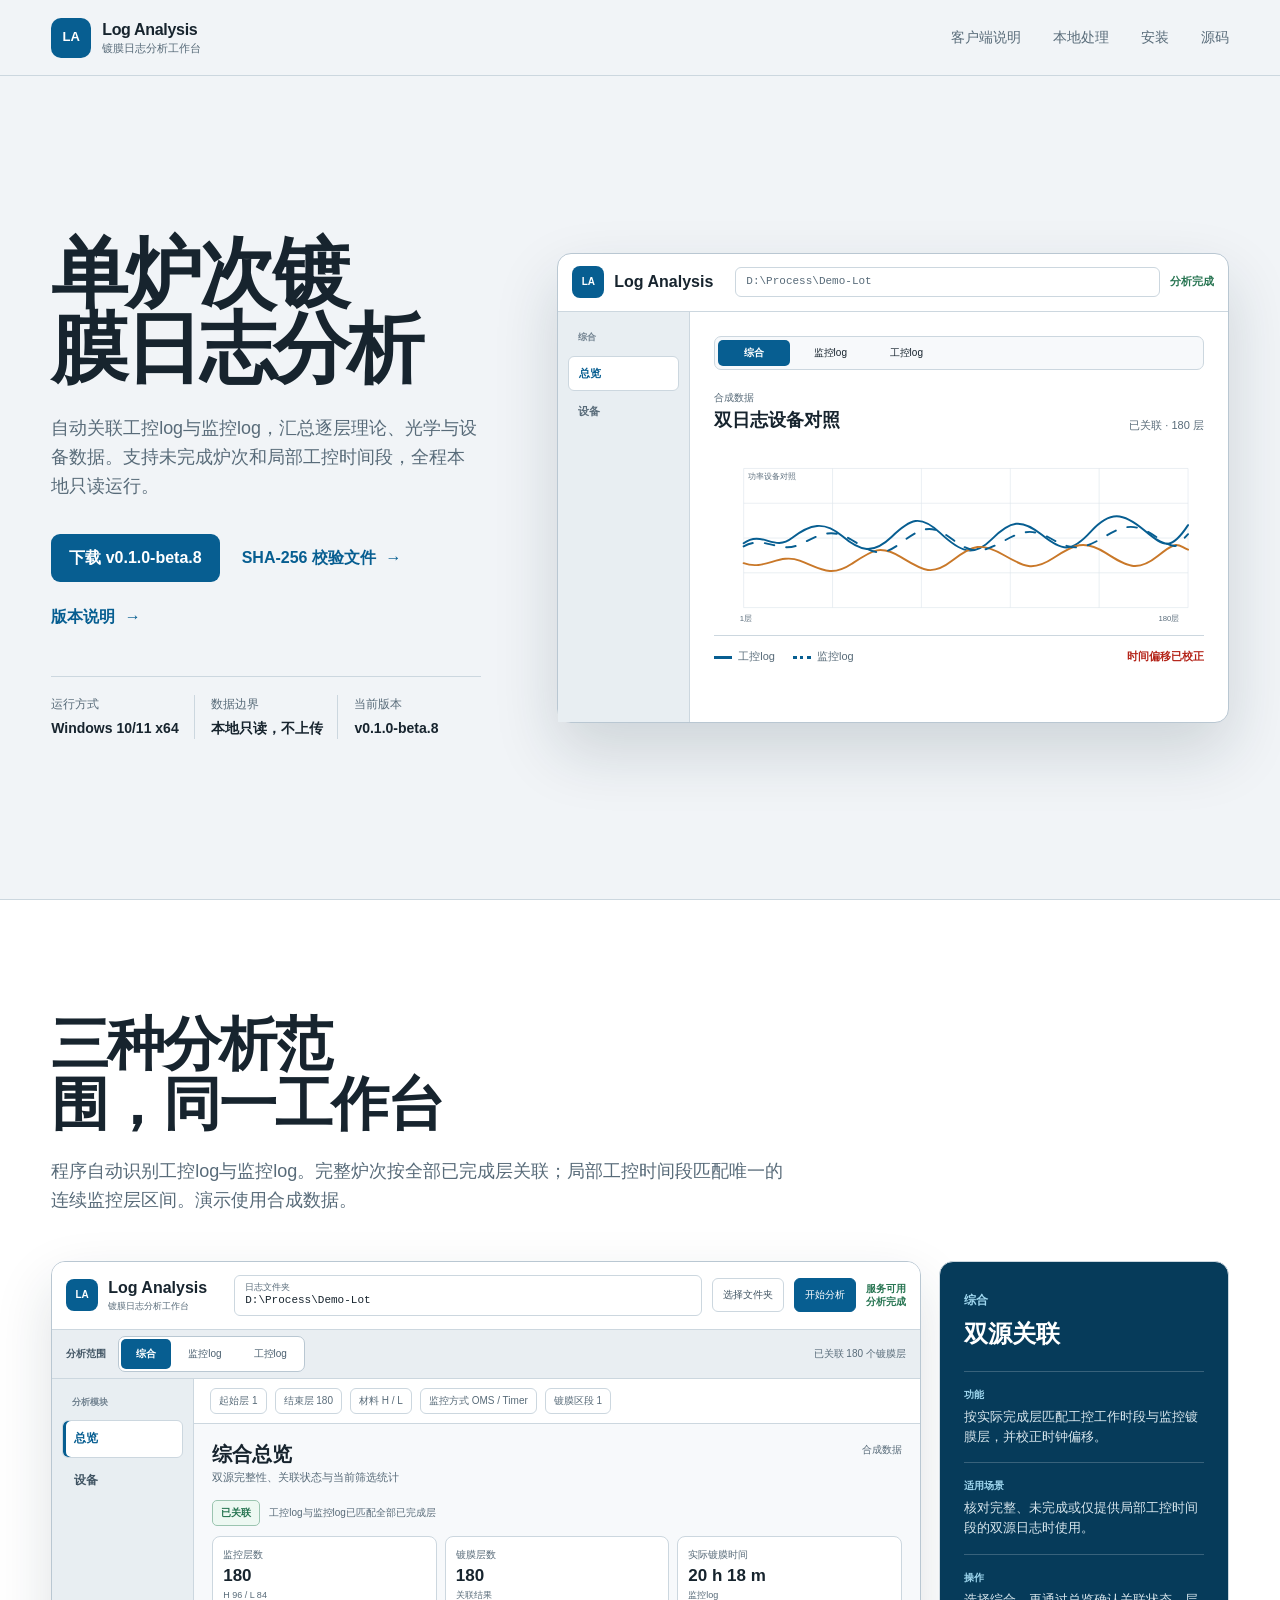
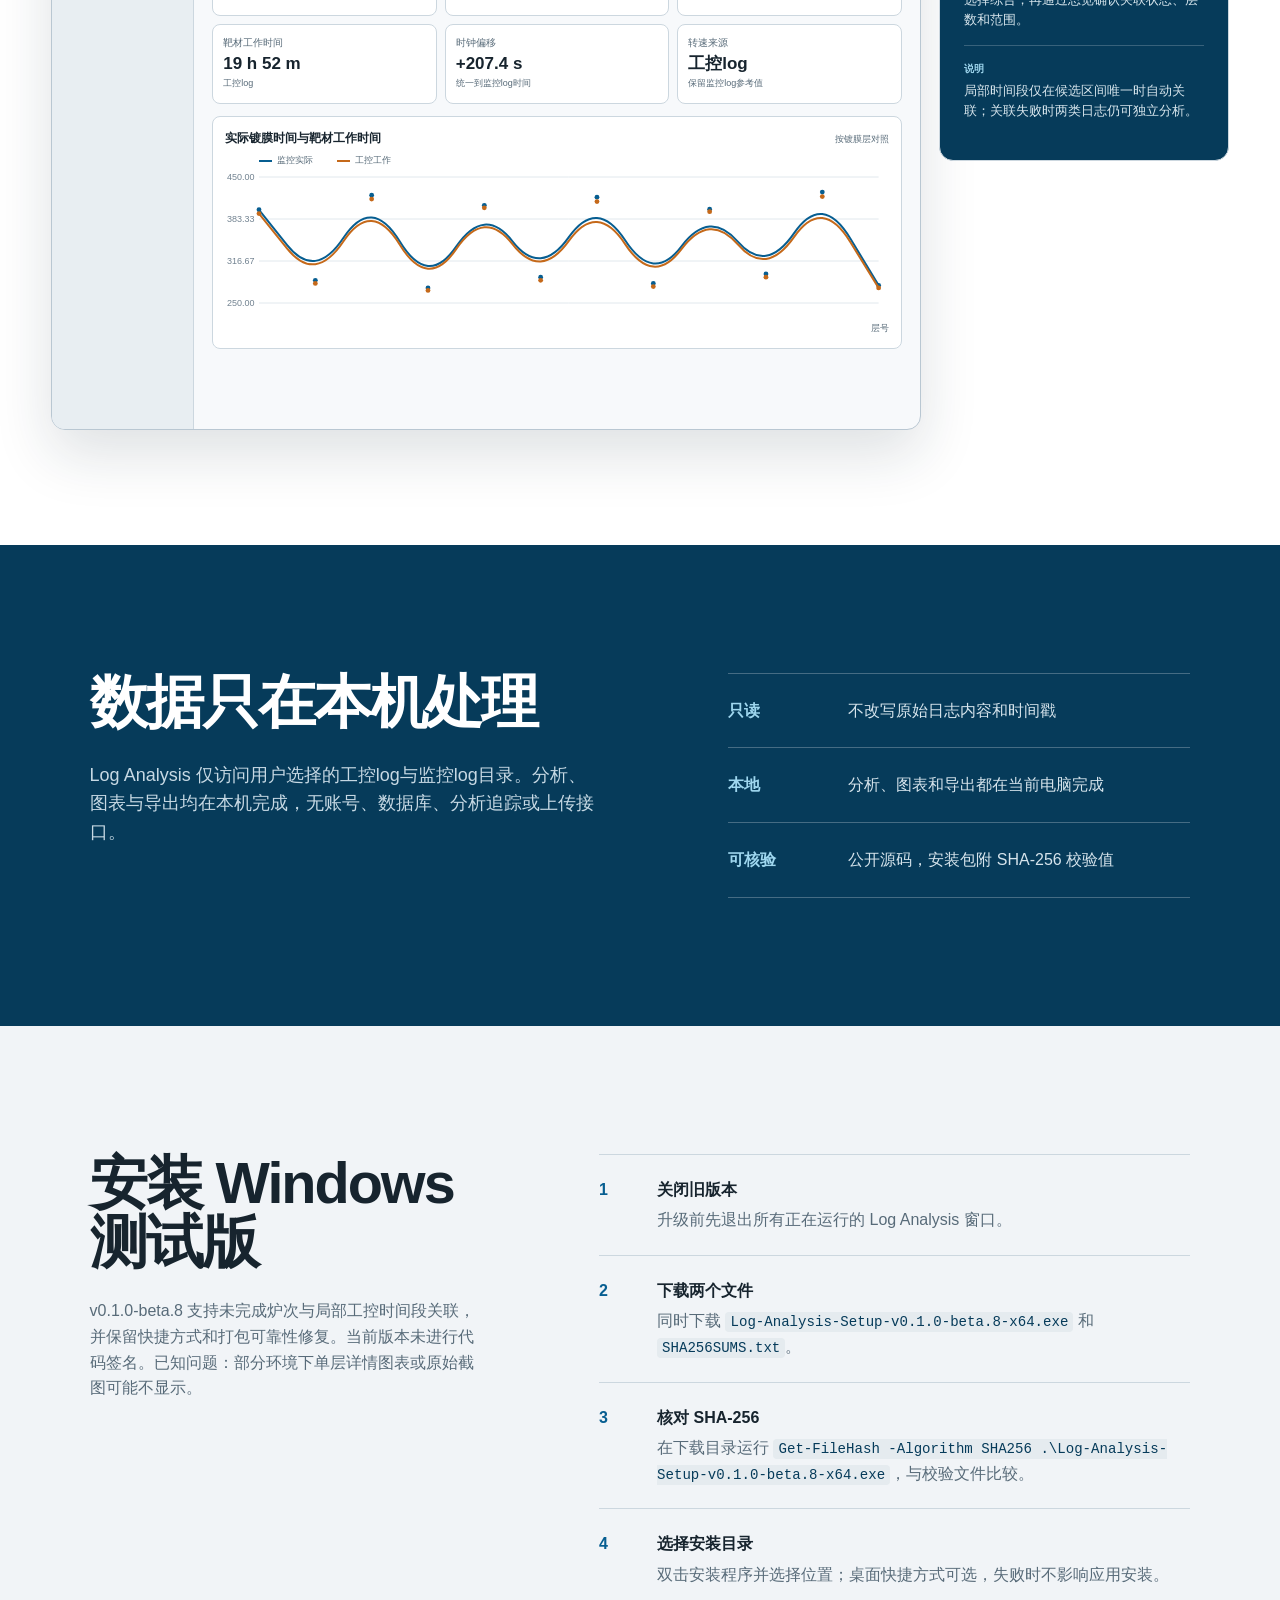
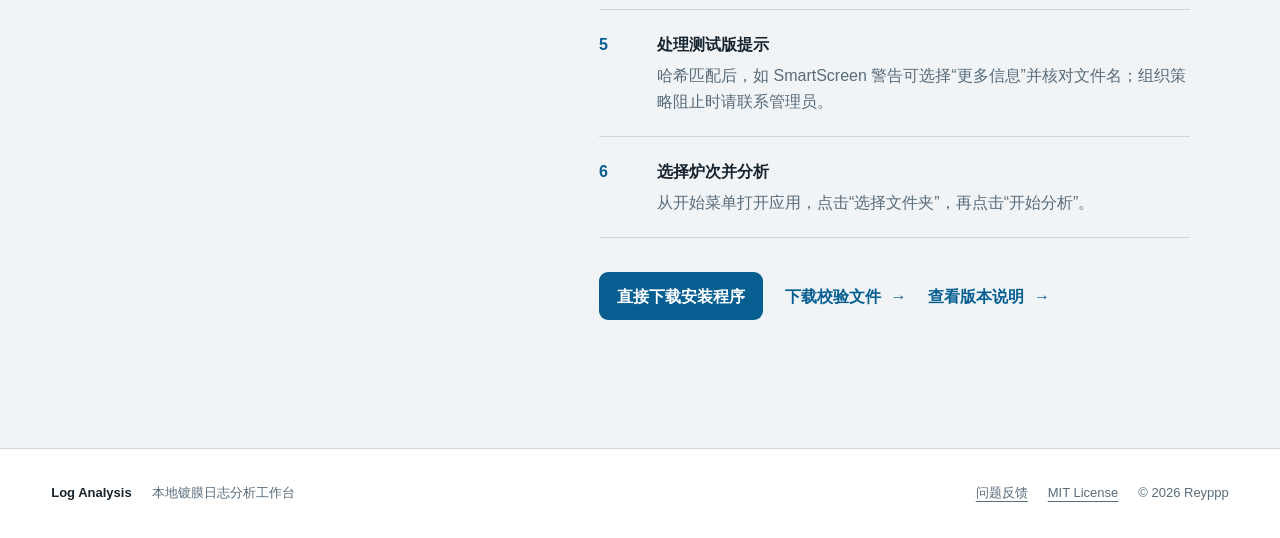
<file: site/index.html>
<!doctype html>
<html lang="zh-CN">
<head>
  <meta charset="utf-8">
  <meta name="viewport" content="width=device-width, initial-scale=1">
  <meta name="description" content="Log Analysis 在 Windows 本地只读识别工控log与监控log，提供双源关联、逐层光学与设备分析。">
  <meta name="theme-color" content="#f1f4f7">
  <title>Log Analysis · 本地镀膜日志分析</title>
  <link rel="icon" href="assets/icon.svg" type="image/svg+xml">
  <link rel="stylesheet" href="styles.css">
</head>
<body>
  <!--
  THESIS: Log Analysis turns a furnace folder into a traceable layer map; it refuses the generic software hero made from claim cards.
  OWN-WORLD: restrained blue-gray instrument surfaces, dense measurement lines, square controls, and one signal-blue accent inherited from the desktop workbench.
  STORY: an engineer sees the local-only mechanism, understands the three analysis scopes, examines the monitor-log modules, and downloads from GitHub.
  FIRST VIEWPORT: a plainspoken offer and download action share the viewport with a full workbench demonstration using clearly labeled synthetic data.
  FORM: established-world extension, pinned plan; a process-control report translated into a public download surface.
  FINISH: unreviewed and undocumented is unfinished; this build ends with the finish review, the verdict, DESIGN.md, and every shipping raster carrying its provenance.
  -->
  <a class="skip-link" href="#main">跳到主要内容</a>
  <header class="site-header">
    <a class="site-brand" href="#top" aria-label="Log Analysis 首页">
      <span class="brand-mark" aria-hidden="true">LA</span>
      <span><strong>Log Analysis</strong><small>镀膜日志分析工作台</small></span>
    </a>
    <nav aria-label="主要导航">
      <a href="#capabilities">客户端说明</a>
      <a href="#privacy">本地处理</a>
      <a href="#install">安装</a>
      <a href="https://github.com/Reyppp/log-analysis">源码</a>
    </nav>
  </header>

  <main id="main">
    <section class="hero" id="top">
      <div class="hero-copy">
        <h1>单炉次镀膜日志分析</h1>
        <p>自动关联工控log与监控log，汇总逐层理论、光学与设备数据。支持未完成炉次和局部工控时间段，全程本地只读运行。</p>
        <div class="hero-actions">
          <a class="primary-action" href="https://github.com/Reyppp/log-analysis/releases/download/v0.1.0-beta.8/Log-Analysis-Setup-v0.1.0-beta.8-x64.exe">下载 v0.1.0-beta.8</a>
          <a class="text-action" href="https://github.com/Reyppp/log-analysis/releases/download/v0.1.0-beta.8/SHA256SUMS.txt">SHA-256 校验文件 <span aria-hidden="true">→</span></a>
          <a class="text-action" href="https://github.com/Reyppp/log-analysis/releases/tag/v0.1.0-beta.8">版本说明 <span aria-hidden="true">→</span></a>
        </div>
        <dl class="hero-facts">
          <div><dt>运行方式</dt><dd>Windows 10/11 x64</dd></div>
          <div><dt>数据边界</dt><dd>本地只读，不上传</dd></div>
          <div><dt>当前版本</dt><dd>v0.1.0-beta.8</dd></div>
        </dl>
      </div>

      <figure class="workbench-demo" aria-labelledby="demo-caption">
        <figcaption id="demo-caption">工作台示意 · 合成数据</figcaption>
        <div class="demo-bar"><span class="demo-logo">LA</span><strong>Log Analysis</strong><span class="demo-path">D:\Process\Demo-Lot</span><span class="demo-status">分析完成</span></div>
        <div class="demo-body">
          <div class="demo-nav"><small>综合</small><b>总览</b><span>设备</span></div>
          <div class="demo-main">
            <div class="demo-sources"><b>综合</b><span>监控log</span><span>工控log</span></div>
            <div class="demo-heading"><div><small>合成数据</small><strong>双日志设备对照</strong></div><span>已关联 · 180 层</span></div>
            <svg class="demo-chart" viewBox="0 0 760 285" role="img" aria-label="合成的逐层光学偏移曲线">
              <g class="grid-lines" stroke="#dfe7ed" stroke-width="1">
                <path d="M46 38H736M46 92H736M46 146H736M46 200H736M46 254H736"/>
                <path d="M46 38V254M184 38V254M322 38V254M460 38V254M598 38V254M736 38V254"/>
              </g>
              <path class="signal-line signal-h" pathLength="1" d="M46 154C75 133 93 168 121 146S171 119 199 143 247 172 276 144 320 109 351 138 402 177 431 148 477 115 509 141 555 169 585 136 635 106 668 134 711 164 736 126"/>
              <path class="signal-line signal-l" pathLength="1" d="M46 185C79 197 101 169 133 181S181 208 214 186 258 156 291 176 338 206 370 181 416 153 449 172 495 198 527 177 575 148 608 169 657 200 689 174 719 157 736 164"/>
              <path class="signal-line signal-monitor" pathLength="1" d="M46 159C79 141 101 171 133 156S181 129 214 149 258 178 291 153 338 124 370 148 416 169 449 151 495 131 527 149 575 163 608 143 657 124 689 146 719 157 736 140"/>
              <g fill="#5b6d7c" font-size="12"><text x="40" y="275">1层</text><text x="690" y="275">180层</text><text x="53" y="55">功率设备对照</text></g>
            </svg>
            <div class="demo-readout"><span><i class="key-h"></i>工控log</span><span><i class="key-monitor"></i>监控log</span><b>时间偏移已校正</b></div>
          </div>
        </div>
      </figure>
    </section>

    <section class="client-guide" id="capabilities">
      <span class="section-anchor" id="modes" aria-hidden="true"></span>
      <div class="guide-intro">
        <h2>三种分析范围，同一工作台</h2>
        <p>程序自动识别工控log与监控log。完整炉次按全部已完成层关联；局部工控时间段匹配唯一的连续监控层区间。演示使用合成数据。</p>
      </div>

      <div class="guide-layout">
        <section class="guide-client" aria-label="Log Analysis 合成数据客户端演示">
          <div class="guide-windowbar">
            <span class="demo-logo" aria-hidden="true">LA</span>
            <span class="guide-brand"><strong>Log Analysis</strong><small>镀膜日志分析工作台</small></span>
            <span class="guide-path"><small>日志文件夹</small>D:\Process\Demo-Lot</span>
            <button class="guide-toolbar-button" type="button">选择文件夹</button>
            <button class="guide-toolbar-button primary" type="button">开始分析</button>
            <span class="guide-ready">服务可用<br>分析完成</span>
          </div>
          <div class="guide-sourcebar">
            <strong>分析范围</strong>
            <div class="guide-source-options" role="tablist" aria-label="分析范围">
              <button class="active" id="scope-tab-combined" type="button" role="tab" aria-selected="true" aria-controls="guide-workspace" data-site-scope="combined">综合</button>
              <button id="scope-tab-monitor" type="button" role="tab" aria-selected="false" aria-controls="guide-workspace" data-site-scope="monitor">监控log</button>
              <button id="scope-tab-machine" type="button" role="tab" aria-selected="false" aria-controls="guide-workspace" data-site-scope="machine">工控log</button>
            </div>
            <span id="guideSourceNote">已关联 180 个镀膜层</span>
          </div>
          <div class="guide-app" id="guide-workspace">
            <nav class="guide-module-nav" role="tablist" aria-label="分析模块" aria-orientation="vertical">
              <span class="guide-nav-label">分析模块</span>
              <button class="active" id="guide-tab-overview" type="button" role="tab" aria-selected="true" aria-controls="guide-panel-overview" data-guide-module="overview" data-guide-scopes="combined monitor machine">总览</button>
              <button id="guide-tab-theory" type="button" role="tab" aria-selected="false" aria-controls="guide-panel-theory" data-guide-module="theory" data-guide-scopes="monitor" hidden>理论趋势</button>
              <button id="guide-tab-optical" type="button" role="tab" aria-selected="false" aria-controls="guide-panel-optical" data-guide-module="optical" data-guide-scopes="monitor" hidden>光学</button>
              <button id="guide-tab-device" type="button" role="tab" aria-selected="false" aria-controls="guide-panel-device" data-guide-module="device" data-guide-scopes="combined monitor machine">设备</button>
              <button id="guide-tab-anomaly" type="button" role="tab" aria-selected="false" aria-controls="guide-panel-anomaly" data-guide-module="anomaly" data-guide-scopes="monitor" hidden>异常复核</button>
            </nav>

            <div class="guide-screen-wrap">
              <div class="guide-filterbar" id="guideFilterbar" aria-label="演示筛选条件"><span>起始层 1</span><span>结束层 180</span><span>材料 H / L</span><span>监控方式 OMS / Timer</span><span>镀膜区段 1</span></div>

              <section class="guide-screen active" id="guide-panel-overview" role="tabpanel" aria-labelledby="guide-tab-overview" data-guide-panel="overview">
                <div data-guide-scope-panel="combined">
                  <div class="guide-page-title"><div><h3>综合总览</h3><p>双源完整性、关联状态与当前筛选统计</p></div><span>合成数据</span></div>
                  <div class="guide-status-line"><b>已关联</b><span>工控log与监控log已匹配全部已完成层</span></div>
                  <div class="guide-kpis">
                    <button type="button" data-guide-hotspot="combined-alignment"><span>监控层数</span><strong>180</strong><small>H 96 / L 84</small></button>
                    <div><span>镀膜层数</span><strong>180</strong><small>关联结果</small></div>
                    <div><span>实际镀膜时间</span><strong>20 h 18 m</strong><small>监控log</small></div>
                    <div><span>靶材工作时间</span><strong>19 h 52 m</strong><small>工控log</small></div>
                    <div><span>时钟偏移</span><strong>+207.4 s</strong><small>统一到监控log时间</small></div>
                    <button type="button" data-guide-hotspot="combined-motor"><span>转速来源</span><strong>工控log</strong><small>保留监控log参考值</small></button>
                  </div>
                  <figure class="guide-chart"><figcaption><strong>实际镀膜时间与靶材工作时间</strong><span>按镀膜层对照</span></figcaption><canvas id="guideCombinedOverviewCanvas" aria-label="合成双源时间对照曲线"></canvas><small>层号</small></figure>
                </div>
                <div data-guide-scope-panel="monitor" hidden>
                  <div class="guide-page-title"><div><h3>监控log总览</h3><p>完成状态、累计时间与优先复核入口</p></div><span>合成数据</span></div>
                  <div class="guide-kpis">
                    <div><span>炉号</span><strong>DEMO-180</strong></div>
                    <div><span>层数</span><strong>180</strong><small>H 96 / L 84</small></div>
                    <div><span>完成状态</span><strong>已完成</strong></div>
                    <div><span>累计镀膜</span><strong>20 h 18 m</strong><small>理论 19 h 52 m</small></div>
                    <button type="button" data-guide-hotspot="overview-review"><span>重点复核层</span><strong>2</strong><small>选择查看说明</small></button>
                    <button type="button" data-guide-hotspot="overview-quality"><span>数据质量</span><strong>0 错误</strong><small>3 项提示</small></button>
                  </div>
                  <figure class="guide-chart"><figcaption><strong>理论终点偏移概览</strong><span>Meas - 理论 End T（%）</span></figcaption><canvas id="guideOverviewCanvas" aria-label="合成理论终点偏移曲线"></canvas><small>层号</small></figure>
                </div>
                <div data-guide-scope-panel="machine" hidden>
                  <div class="guide-page-title"><div><h3>工控log总览</h3><p>连续日期、工作时间与整炉数据质量</p></div><span>合成数据</span></div>
                  <div class="guide-kpis">
                    <div><span>日期文件</span><strong>2</strong><small>连续日期</small></div>
                    <div><span>当前工作段</span><strong>180</strong><small>H 96 / L 84</small></div>
                    <button type="button" data-guide-hotspot="machine-samples"><span>实际采样点</span><strong>54,286</strong><small>按时间连续记录</small></button>
                    <div><span>当前时间范围</span><strong>20 h 26 m</strong><small>首个至末个工作段</small></div>
                    <div><span>靶材工作时间</span><strong>19 h 52 m</strong><small>H/L 有效工作数据</small></div>
                    <button type="button" data-guide-hotspot="machine-quality"><span>数据质量</span><strong>0 错误</strong><small>整炉时间检查</small></button>
                  </div>
                  <figure class="guide-chart"><figcaption><strong>H/L 功率时间趋势</strong><span>实际采样点</span></figcaption><canvas id="guideMachineOverviewCanvas" aria-label="合成工控log功率实际采样点"></canvas><small>时间</small></figure>
                </div>
              </section>

              <section class="guide-screen" id="guide-panel-theory" role="tabpanel" aria-labelledby="guide-tab-theory" data-guide-panel="theory" hidden>
                <div class="guide-page-title"><div><h3>理论趋势</h3><p>逐层对比理论设定与实际结果</p></div><span>合成数据</span></div>
                <button class="material-band" type="button" data-guide-hotspot="theory-band"><span>材料与监控方式</span><i class="band-h">H / OMS</i><i class="band-l">L / Timer</i><i class="band-h">H / OMS</i><i class="band-l">L / OMS</i></button>
                <div class="guide-chart-grid">
                  <figure class="guide-chart"><figcaption><strong>物理厚度</strong><span>nm</span></figcaption><canvas id="guideThicknessCanvas" aria-label="合成物理厚度趋势"></canvas><small>层号</small></figure>
                  <figure class="guide-chart hotspot" role="button" tabindex="0" data-guide-hotspot="theory-rate"><figcaption><strong>理论与实际速率</strong><span>nm/s</span></figcaption><canvas id="guideRateCanvas" aria-label="合成理论与实际速率趋势"></canvas><small>层号</small></figure>
                </div>
                <div class="guide-time-summary"><span>理论时间 <strong>71,520 s</strong></span><span>实际时间 <strong>73,080 s</strong></span><span>偏差 <strong>+1,560 s</strong></span></div>
              </section>

              <section class="guide-screen" id="guide-panel-optical" role="tabpanel" aria-labelledby="guide-tab-optical" data-guide-panel="optical" hidden>
                <div class="guide-page-title"><div><h3>光学分析</h3><p>终点偏差、拟合残差与单层曲线</p></div><span>合成数据</span></div>
                <figure class="guide-chart hotspot optical-endpoint" role="button" tabindex="0" data-guide-hotspot="optical-endpoint"><figcaption><strong>终点透过率趋势</strong><span>Meas / 动态 Calc / 理论 End T</span></figcaption><canvas id="guideOpticalCanvas" aria-label="合成终点透过率趋势"></canvas><small>层号</small></figure>
                <section class="guide-layer-detail hotspot" role="button" tabindex="0" data-guide-hotspot="optical-detail">
                  <header><div><strong>单层详情</strong><span id="guideLayerLabel">96层</span></div><div><button id="guideLayerPrev" type="button">前一层</button><button id="guideLayerNext" type="button">后一层</button></div></header>
                  <div class="guide-detail-grid"><figure class="guide-chart"><figcaption><strong>实测与动态计算</strong><span>透过率（%）</span></figcaption><canvas id="guideLayerCanvas" aria-label="合成单层实测与动态计算曲线"></canvas><small>采样时间（s）</small></figure><div class="guide-image-placeholder"><span>原始截图</span><strong id="guideImageLayer">Layer 96</strong><small>合成图像占位</small></div></div>
                </section>
              </section>

              <section class="guide-screen" id="guide-panel-device" role="tabpanel" aria-labelledby="guide-tab-device" data-guide-panel="device" hidden>
                <div data-guide-scope-panel="combined">
                  <div class="guide-page-title"><div><h3>综合设备</h3><p>按镀膜层或时间对照双源设备数据</p></div><span>合成数据</span></div>
                  <div class="guide-axis-toggle"><strong>横坐标</strong><button class="active" type="button">层数</button><button type="button">时间</button></div>
                  <div class="guide-device-workbench">
                    <aside class="guide-metric-rail" aria-label="综合设备指标"><strong>电气</strong><button class="active" type="button">功率</button><button type="button">电流</button><button type="button">电压</button><strong>环境</strong><button type="button">腔体真空</button><strong>转速</strong><button type="button">转速</button></aside>
                    <figure class="guide-chart device-chart hotspot" role="button" tabindex="0" data-guide-hotspot="combined-device"><figcaption><strong>功率双源逐层对照</strong><span>工控log / 监控log</span></figcaption><canvas id="guideCombinedDeviceCanvas" aria-label="合成功率双源逐层对照"></canvas><small>层号</small></figure>
                  </div>
                  <div class="guide-stats"><strong>H/L 分组对照</strong><table><thead><tr><th>材料</th><th>监控log均值</th><th>工控log均值</th><th>差值</th></tr></thead><tbody><tr><td>H</td><td>6.18</td><td>6.14</td><td>-0.04</td></tr><tr><td>L</td><td>4.27</td><td>4.22</td><td>-0.05</td></tr></tbody></table></div>
                </div>
                <div data-guide-scope-panel="monitor" hidden>
                  <div class="guide-page-title"><div><h3>监控log设备</h3><p>按材料比较逐层均值与波动</p></div><span>合成数据</span></div>
                  <div class="guide-device-workbench">
                    <aside class="guide-metric-rail" aria-label="监控log设备指标"><strong>电气</strong><button class="active" type="button" aria-pressed="true" data-device-metric="power">功率</button><button type="button" aria-pressed="false" data-device-metric="temperature">温度</button><button type="button" aria-pressed="false" data-device-metric="vacuum">真空</button><strong>转速</strong><button type="button">转速参考值</button></aside>
                    <figure class="guide-chart hotspot device-chart" role="button" tabindex="0" data-guide-hotspot="device-metric"><figcaption><strong id="guideDeviceTitle">功率均值逐层趋势</strong><span id="guideDeviceUnit">日志原始值</span></figcaption><canvas id="guideDeviceCanvas" aria-label="合成监控log设备趋势"></canvas><small>层号</small></figure>
                  </div>
                  <div class="guide-stats hotspot" role="button" tabindex="0" data-guide-hotspot="device-groups"><strong>H/L 分组统计</strong><table><thead><tr><th>材料</th><th>样本数</th><th>均值</th><th>范围</th></tr></thead><tbody id="guideDeviceStats"></tbody></table></div>
                </div>
                <div data-guide-scope-panel="machine" hidden>
                  <div class="guide-page-title"><div><h3>工控log设备</h3><p>查看连续设备记录中的实际采样点</p></div><span>合成数据</span></div>
                  <div class="guide-device-workbench">
                    <aside class="guide-metric-rail" aria-label="工控log设备指标"><strong>电气</strong><button class="active" type="button">功率</button><button type="button">电流</button><button type="button">电压</button><strong>气体</strong><button type="button">O₂</button><button type="button">Ar</button></aside>
                    <figure class="guide-chart device-chart hotspot" role="button" tabindex="0" data-guide-hotspot="machine-device"><figcaption><strong>功率值时间趋势</strong><span>实际采样点</span></figcaption><canvas id="guideMachineDeviceCanvas" aria-label="合成工控log功率实际采样点"></canvas><small>时间</small></figure>
                  </div>
                </div>
              </section>

              <section class="guide-screen" id="guide-panel-anomaly" role="tabpanel" aria-labelledby="guide-tab-anomaly" data-guide-panel="anomaly" hidden>
                <div class="guide-page-title"><div><h3>异常复核</h3><p>统计偏离用于确定复核顺序</p></div><span>合成数据</span></div>
                <div class="guide-metric-select" aria-label="复核指标"><strong>复核指标</strong><button class="active" type="button" aria-pressed="true" data-anomaly-metric="residual">终点拟合残差</button><button type="button" aria-pressed="false" data-anomaly-metric="rate">实际速率偏差</button></div>
                <div class="guide-chart-grid">
                  <figure class="guide-chart hotspot" role="button" tabindex="0" data-guide-hotspot="anomaly-metric"><figcaption><strong id="guideAnomalyTitle">终点拟合残差</strong><span>复核提示以红圈标记</span></figcaption><canvas id="guideAnomalyCanvas" aria-label="合成复核指标趋势"></canvas><small>层号</small></figure>
                  <div class="guide-stats hotspot anomaly-ranking" role="button" tabindex="0" data-guide-hotspot="anomaly-ranking"><strong>异常排名</strong><table><thead><tr><th>层号</th><th>指标</th><th>等级</th></tr></thead><tbody><tr><td>47</td><td>终点拟合残差</td><td>重点复核</td></tr><tr><td>132</td><td>实际速率偏差</td><td>关注</td></tr></tbody></table></div>
                </div>
                <div class="guide-review-list"><span>47层 <strong>重点复核</strong></span><span>132层 <strong>关注</strong></span></div>
              </section>
            </div>
          </div>
        </section>

        <aside class="guide-explanation" id="guideExplanation" tabindex="-1" aria-live="polite">
          <span id="guideDetailModule">综合</span>
          <h3 id="guideDetailTitle">双源关联</h3>
          <dl>
            <div><dt>功能</dt><dd id="guideDetailFunction">自动匹配工控工作时段与监控镀膜层，并校正时钟偏移。</dd></div>
            <div><dt>适用场景</dt><dd id="guideDetailWhen">需要在同一时间或层号范围内核对两类日志时使用。</dd></div>
            <div><dt>操作</dt><dd id="guideDetailHow">选择综合，再通过总览确认关联状态并进入设备模块。</dd></div>
            <div><dt>说明</dt><dd id="guideDetailNote">关联失败时不会强制合并，两类日志仍可独立分析。</dd></div>
          </dl>
        </aside>
      </div>
    </section>

    <section class="privacy" id="privacy">
      <div><h2>数据只在本机处理</h2><p>Log Analysis 仅访问用户选择的工控log与监控log目录。分析、图表与导出均在本机完成，无账号、数据库、分析追踪或上传接口。</p></div>
      <ul>
        <li><strong>只读</strong><span>不改写原始日志内容和时间戳</span></li>
        <li><strong>本地</strong><span>分析、图表和导出都在当前电脑完成</span></li>
        <li><strong>可核验</strong><span>公开源码，安装包附 SHA-256 校验值</span></li>
      </ul>
    </section>

    <section class="install" id="install">
      <div class="install-copy"><h2>安装 Windows 测试版</h2><p>v0.1.0-beta.8 支持未完成炉次与局部工控时间段关联，并保留快捷方式和打包可靠性修复。当前版本未进行代码签名。已知问题：部分环境下单层详情图表或原始截图可能不显示。</p></div>
      <div class="install-steps">
        <ol>
          <li><span>1</span><div><strong>关闭旧版本</strong><p>升级前先退出所有正在运行的 Log Analysis 窗口。</p></div></li>
          <li><span>2</span><div><strong>下载两个文件</strong><p>同时下载 <code>Log-Analysis-Setup-v0.1.0-beta.8-x64.exe</code> 和 <code>SHA256SUMS.txt</code>。</p></div></li>
          <li><span>3</span><div><strong>核对 SHA-256</strong><p>在下载目录运行 <code>Get-FileHash -Algorithm SHA256 .\Log-Analysis-Setup-v0.1.0-beta.8-x64.exe</code>，与校验文件比较。</p></div></li>
          <li><span>4</span><div><strong>选择安装目录</strong><p>双击安装程序并选择位置；桌面快捷方式可选，失败时不影响应用安装。</p></div></li>
          <li><span>5</span><div><strong>处理测试版提示</strong><p>哈希匹配后，如 SmartScreen 警告可选择“更多信息”并核对文件名；组织策略阻止时请联系管理员。</p></div></li>
          <li><span>6</span><div><strong>选择炉次并分析</strong><p>从开始菜单打开应用，点击“选择文件夹”，再点击“开始分析”。</p></div></li>
        </ol>
        <div class="hero-actions">
          <a class="primary-action" href="https://github.com/Reyppp/log-analysis/releases/download/v0.1.0-beta.8/Log-Analysis-Setup-v0.1.0-beta.8-x64.exe">直接下载安装程序</a>
          <a class="text-action" href="https://github.com/Reyppp/log-analysis/releases/download/v0.1.0-beta.8/SHA256SUMS.txt">下载校验文件 <span aria-hidden="true">→</span></a>
          <a class="text-action" href="https://github.com/Reyppp/log-analysis/releases/tag/v0.1.0-beta.8">查看版本说明 <span aria-hidden="true">→</span></a>
        </div>
      </div>
    </section>
  </main>

  <footer>
    <div><strong>Log Analysis</strong><span>本地镀膜日志分析工作台</span></div>
    <div><a href="https://github.com/Reyppp/log-analysis/issues">问题反馈</a><a href="https://github.com/Reyppp/log-analysis/blob/main/LICENSE">MIT License</a><span>© 2026 Reyppp</span></div>
  </footer>
  <script src="demo.js"></script>
</body>
</html>
</file>
<file: site/styles.css>
:root {
  --bg: #f1f4f7;
  --surface: #ffffff;
  --soft: #e8eef2;
  --line: #ccd7df;
  --text: #17242e;
  --muted: #586b79;
  --blue: #075e91;
  --blue-dark: #063b5a;
  --cyan: #9fd7ef;
  --green: #267451;
  --red: #b42318;
  --radius: 14px;
}

* { box-sizing: border-box; }
html { scroll-behavior: smooth; }
body { margin: 0; background: var(--bg); color: var(--text); font: 16px/1.6 "Segoe UI", "Microsoft YaHei", Arial, sans-serif; }
a { color: inherit; text-underline-offset: 4px; }
::selection { background: var(--cyan); color: var(--blue-dark); }
:focus-visible { outline: 3px solid rgba(7, 94, 145, .35); outline-offset: 3px; }
.skip-link { position: fixed; left: 16px; top: -60px; z-index: 20; background: var(--text); color: #fff; padding: 10px 14px; }
.skip-link:focus { top: 12px; }

.site-header { position: relative; z-index: 10; min-height: 76px; display: flex; align-items: center; justify-content: space-between; gap: 24px; padding: 14px clamp(20px, 4vw, 70px); border-bottom: 1px solid var(--line); background: rgba(241, 244, 247, .96); }
.site-brand { display: flex; align-items: center; gap: 11px; text-decoration: none; }
.site-brand > span:last-child { display: grid; line-height: 1.2; }
.site-brand strong { letter-spacing: -.02em; }
.site-brand small { margin-top: 3px; color: var(--muted); font-size: 11px; }
.brand-mark { width: 40px; height: 40px; display: grid; place-items: center; border-radius: 10px; background: var(--blue); color: #fff; font-weight: 800; font-size: 13px; }
.site-header nav { display: flex; gap: clamp(14px, 2.5vw, 34px); }
.site-header nav a { color: var(--muted); font-size: 14px; text-decoration: none; }
.site-header nav a:hover { color: var(--blue); }

.hero { min-height: calc(100svh - 76px); display: grid; grid-template-columns: minmax(320px, .78fr) minmax(540px, 1.22fr); align-items: center; gap: clamp(42px, 6vw, 96px); padding: clamp(64px, 8vw, 124px) clamp(20px, 4vw, 70px); border-bottom: 1px solid var(--line); overflow: hidden; }
.hero-copy { max-width: 650px; }
h1 { max-width: 12ch; margin: 0; font-size: clamp(3.3rem, 6vw, 6rem); line-height: .98; letter-spacing: -.04em; text-wrap: balance; }
.hero-copy > p { max-width: 38rem; margin: 28px 0 0; color: var(--muted); font-size: clamp(17px, 1.4vw, 20px); }
.hero-actions { display: flex; align-items: center; flex-wrap: wrap; gap: 22px; margin-top: 34px; }
.primary-action { min-height: 48px; display: inline-grid; place-items: center; padding: 11px 18px; border-radius: 9px; background: var(--blue); color: #fff; font-weight: 700; text-decoration: none; }
.primary-action:hover { background: var(--blue-dark); }
.text-action { color: var(--blue); font-weight: 700; text-decoration: none; }
.text-action span { display: inline-block; margin-left: 5px; transition: transform .18s ease-out; }
.text-action:hover span { transform: translateX(4px); }
.hero-facts { display: grid; grid-template-columns: repeat(3, 1fr); margin: 46px 0 0; padding-top: 18px; border-top: 1px solid var(--line); }
.hero-facts div { padding-right: 12px; }
.hero-facts div + div { padding-left: 16px; border-left: 1px solid var(--line); }
.hero-facts dt { color: var(--muted); font-size: 12px; }
.hero-facts dd { margin: 3px 0 0; font-size: 14px; font-weight: 700; }

.workbench-demo { width: 100%; max-width: 960px; margin: 0; border: 1px solid #b9c7d2; border-radius: var(--radius); background: var(--surface); box-shadow: 0 28px 64px rgba(18, 43, 57, .16); }
.workbench-demo figcaption { position: absolute; width: 1px; height: 1px; overflow: hidden; clip: rect(0 0 0 0); }
.demo-bar { min-height: 58px; display: flex; align-items: center; gap: 10px; padding: 10px 14px; border-bottom: 1px solid var(--line); }
.demo-logo { width: 32px; height: 32px; display: grid; place-items: center; border-radius: 8px; background: var(--blue); color: #fff; font-size: 10px; font-weight: 800; }
.demo-path { flex: 1; min-width: 0; margin-left: 12px; padding: 7px 10px; overflow: hidden; border: 1px solid var(--line); border-radius: 6px; color: var(--muted); font: 11px/1.2 Consolas, monospace; text-overflow: ellipsis; white-space: nowrap; }
.demo-status { color: var(--green); font-size: 11px; font-weight: 700; }
.demo-body { min-height: 410px; display: grid; grid-template-columns: 132px minmax(0, 1fr); }
.demo-nav { display: grid; align-content: start; gap: 4px; padding: 16px 10px; border-right: 1px solid var(--line); background: var(--soft); color: var(--muted); font-size: 11px; }
.demo-nav small { padding: 2px 10px 8px; color: #718290; font-size: 9px; font-weight: 700; }
.demo-nav span, .demo-nav b { padding: 8px 10px; font-weight: 600; }
.demo-nav b { border: 1px solid var(--line); border-radius: 6px; background: var(--surface); color: var(--blue); }
.demo-main { min-width: 0; padding: 24px; }
.demo-sources { display: flex; gap: 4px; margin-bottom: 20px; padding: 3px; border: 1px solid var(--line); border-radius: 7px; background: #f7f9fb; font-size: 10px; }
.demo-sources span, .demo-sources b { min-width: 72px; padding: 5px 9px; border-radius: 5px; text-align: center; }
.demo-sources b { background: var(--blue); color: #fff; }
.demo-heading { display: flex; align-items: end; justify-content: space-between; gap: 20px; }
.demo-heading div { display: grid; }
.demo-heading small { color: var(--muted); font-size: 10px; }
.demo-heading strong { font-size: 18px; }
.demo-heading > span { color: var(--muted); font-size: 11px; }
.demo-chart { width: 100%; height: auto; margin-top: 10px; }
.signal-line { fill: none; stroke-width: 3; stroke-linecap: round; stroke-dasharray: 1; stroke-dashoffset: 1; animation: draw-signal 1.3s cubic-bezier(.16, 1, .3, 1) .2s forwards; }
.signal-h { stroke: var(--blue); }
.signal-l { stroke: #c97829; }
.signal-monitor { stroke: var(--blue); stroke-dasharray: .02 .025; }
.demo-readout { display: flex; gap: 18px; align-items: center; padding-top: 12px; border-top: 1px solid var(--line); color: var(--muted); font-size: 11px; }
.demo-readout span { display: flex; align-items: center; gap: 6px; }
.demo-readout i { width: 18px; height: 3px; display: inline-block; }
.key-h { background: var(--blue); }
.key-l { background: #c97829; }
.key-monitor { height: 0 !important; border-top: 3px dotted var(--blue); }
.demo-readout b { margin-left: auto; color: var(--red); }
@keyframes draw-signal { to { stroke-dashoffset: 0; } }

.client-guide { padding: clamp(88px, 9vw, 138px) clamp(20px, 4vw, 70px); background: var(--surface); }
.section-anchor { position: absolute; transform: translateY(-72px); }
.guide-intro { max-width: 1220px; margin: 0 auto 46px; }
.guide-intro h2, .privacy h2, .install h2 { max-width: 15ch; margin: 0; font-size: clamp(2.4rem, 4.5vw, 4.5rem); line-height: 1.04; letter-spacing: -.035em; text-wrap: balance; }
.guide-intro p { max-width: 46rem; margin: 22px 0 0; color: var(--muted); font-size: 18px; }
.guide-layout { display: grid; grid-template-columns: minmax(0, 1fr) 290px; gap: 18px; max-width: 1380px; margin: auto; align-items: start; }
.guide-client { min-width: 0; overflow: hidden; border: 1px solid #b9c7d2; border-radius: var(--radius); background: #f7f9fb; box-shadow: 0 24px 58px rgba(18, 43, 57, .14); }
.guide-windowbar { min-height: 68px; display: flex; align-items: center; gap: 10px; padding: 10px 14px; border-bottom: 1px solid var(--line); background: #fff; }
.guide-brand { display: grid; min-width: 116px; line-height: 1.15; }
.guide-brand strong { white-space: nowrap; }
.guide-brand small { margin-top: 3px; color: var(--muted); font-size: 9px; }
.guide-path { flex: 1; min-width: 150px; display: grid; gap: 2px; padding: 7px 10px; overflow: hidden; border: 1px solid var(--line); border-radius: 6px; color: var(--text); font: 11px/1.2 Consolas, monospace; text-overflow: ellipsis; white-space: nowrap; }
.guide-path small { color: var(--muted); font: 9px/1.1 "Segoe UI", sans-serif; }
.guide-toolbar-button { min-height: 34px; padding: 6px 10px; border: 1px solid var(--line); border-radius: 6px; background: #fff; color: #405463; font: inherit; font-size: 10px; cursor: pointer; }
.guide-toolbar-button:hover { border-color: #8bb8d2; color: var(--blue); }
.guide-toolbar-button.primary { border-color: var(--blue); background: var(--blue); color: #fff; }
.guide-ready { color: var(--green); font-size: 10px; font-weight: 700; line-height: 1.35; white-space: nowrap; }
.guide-sourcebar { min-height: 48px; display: flex; align-items: center; gap: 12px; padding: 6px 14px; border-bottom: 1px solid var(--line); background: #e9eef2; }
.guide-sourcebar > strong { color: #405463; font-size: 10px; }
.guide-source-options { display: flex; gap: 2px; padding: 2px; border: 1px solid #b9c7d2; border-radius: 7px; background: #fff; }
.guide-source-options button { min-height: 30px; padding: 5px 15px; border: 0; border-radius: 5px; background: transparent; color: #4b6070; font: inherit; font-size: 10px; cursor: pointer; }
.guide-source-options button:hover { background: #e6f1f7; color: var(--blue); }
.guide-source-options button.active { background: var(--blue); color: #fff; font-weight: 700; }
.guide-sourcebar > span { margin-left: auto; color: var(--muted); font-size: 10px; }
.guide-app { display: grid; grid-template-columns: 142px minmax(0, 1fr); min-height: 650px; }
.guide-module-nav { display: grid; align-content: start; gap: 4px; padding: 16px 10px; border-right: 1px solid var(--line); background: var(--soft); }
.guide-nav-label { padding: 0 10px 7px; color: #718290; font-size: 9px; font-weight: 700; }
.guide-module-nav button { min-height: 38px; padding: 8px 11px; border: 1px solid transparent; border-radius: 6px; background: transparent; color: #405463; font: inherit; font-size: 12px; font-weight: 650; text-align: left; cursor: pointer; }
.guide-module-nav button:hover { background: rgba(255, 255, 255, .7); color: var(--blue); }
.guide-module-nav button.active { border-color: var(--line); background: #fff; color: var(--blue); box-shadow: inset 3px 0 var(--blue); }
.guide-screen-wrap { min-width: 0; }
.guide-filterbar { min-height: 45px; display: flex; align-items: center; gap: 8px; padding: 8px 16px; overflow-x: auto; border-bottom: 1px solid var(--line); background: #fff; color: var(--muted); font-size: 10px; white-space: nowrap; }
.guide-filterbar span { padding: 4px 8px; border: 1px solid var(--line); border-radius: 6px; }
.guide-screen { min-width: 0; padding: 18px; animation: guide-in .18s ease-out; }
.guide-screen[hidden] { display: none; }
[data-guide-scope-panel][hidden] { display: none; }
@keyframes guide-in { from { opacity: .55; } to { opacity: 1; } }
.guide-page-title { display: flex; align-items: flex-start; justify-content: space-between; gap: 16px; margin-bottom: 14px; }
.guide-page-title h3 { margin: 0; font-size: 20px; line-height: 1.2; }
.guide-page-title p { margin: 3px 0 0; color: var(--muted); font-size: 11px; }
.guide-page-title > span { color: var(--muted); font-size: 10px; }
.guide-status-line { display: flex; align-items: center; gap: 9px; margin-bottom: 10px; color: var(--muted); font-size: 10px; }
.guide-status-line b { padding: 4px 8px; border: 1px solid #9bc4b0; border-radius: 5px; background: #edf8f2; color: var(--green); }
.guide-kpis { display: grid; grid-template-columns: repeat(3, minmax(0, 1fr)); gap: 8px; }
.guide-kpis > div, .guide-kpis > button { min-width: 0; min-height: 80px; display: grid; align-content: start; gap: 2px; padding: 10px; border: 1px solid var(--line); border-radius: 8px; background: #fff; color: var(--text); font: inherit; text-align: left; }
.guide-kpis > button { cursor: pointer; }
.guide-kpis span { color: var(--muted); font-size: 10px; }
.guide-kpis strong { overflow: hidden; font-size: 17px; line-height: 1.25; text-overflow: ellipsis; white-space: nowrap; }
.guide-kpis small { color: var(--muted); font-size: 9px; }
.guide-chart { min-width: 0; margin: 12px 0 0; padding: 12px; border: 1px solid var(--line); border-radius: 8px; background: #fff; }
.guide-chart figcaption { display: flex; align-items: center; justify-content: space-between; gap: 12px; margin-bottom: 5px; }
.guide-chart figcaption strong { font-size: 12px; }
.guide-chart figcaption span { color: var(--muted); font-size: 9px; text-align: right; }
.guide-chart canvas { display: block; width: 100%; height: 168px; }
.guide-chart > small { display: block; color: var(--muted); font-size: 9px; text-align: right; }
.guide-chart-grid { display: grid; grid-template-columns: repeat(2, minmax(0, 1fr)); gap: 10px; }
.guide-chart-grid .guide-chart canvas { height: 155px; }
.hotspot, [data-guide-hotspot] { transition: border-color .16s ease-out, box-shadow .16s ease-out, background-color .16s ease-out; }
.hotspot { cursor: pointer; }
.hotspot:hover, [data-guide-hotspot]:hover { border-color: #8bb8d2; }
.active-hotspot { border-color: var(--blue) !important; box-shadow: 0 0 0 2px rgba(7, 94, 145, .12); }
.material-band { width: 100%; min-height: 64px; display: grid; grid-template-columns: 150px 1.4fr 1fr 1.2fr 1fr; align-items: stretch; gap: 4px; padding: 8px; border: 1px solid var(--line); border-radius: 8px; background: #fff; color: var(--text); font: inherit; cursor: pointer; }
.material-band > span { display: flex; align-items: center; padding-left: 4px; font-size: 11px; font-weight: 700; }
.material-band i { display: grid; place-items: center; min-width: 0; border-radius: 5px; font-size: 9px; font-style: normal; font-weight: 700; }
.band-h { background: #d9eaf4; color: var(--blue-dark); }
.band-l { background: #f3dfc8; color: #824615; }
.guide-time-summary { display: grid; grid-template-columns: repeat(3, 1fr); gap: 8px; margin-top: 10px; }
.guide-time-summary span { padding: 9px 10px; border: 1px solid var(--line); border-radius: 7px; background: #fff; color: var(--muted); font-size: 10px; }
.guide-time-summary strong { display: block; color: var(--text); font-size: 13px; }
.optical-endpoint canvas { height: 150px; }
.guide-layer-detail { margin-top: 10px; padding: 12px; border: 1px solid var(--line); border-radius: 8px; background: #fff; }
.guide-layer-detail > header { display: flex; align-items: center; justify-content: space-between; gap: 12px; }
.guide-layer-detail > header > div { display: flex; align-items: center; gap: 8px; }
.guide-layer-detail header strong { font-size: 12px; }
.guide-layer-detail header span { color: var(--muted); font-size: 10px; }
.guide-layer-detail header button, .guide-metric-select button { min-height: 30px; padding: 5px 9px; border: 1px solid var(--line); border-radius: 6px; background: #fff; color: #405463; font: inherit; font-size: 10px; cursor: pointer; }
.guide-layer-detail header button:hover, .guide-metric-select button:hover { border-color: #8bb8d2; color: var(--blue); }
.guide-detail-grid { display: grid; grid-template-columns: minmax(0, 1.45fr) minmax(150px, .55fr); gap: 10px; }
.guide-detail-grid .guide-chart { margin-top: 10px; }
.guide-detail-grid .guide-chart canvas { height: 118px; }
.guide-image-placeholder { min-height: 178px; display: grid; place-content: center; align-content: center; margin-top: 10px; border: 1px solid var(--line); border-radius: 8px; background: #17242e; color: #d7e5ed; text-align: center; }
.guide-image-placeholder span, .guide-image-placeholder small { color: #9fb0bb; font-size: 9px; }
.guide-image-placeholder strong { margin: 6px 0; font: 16px/1.2 Consolas, monospace; }
.guide-metric-select { display: flex; align-items: center; gap: 7px; margin-bottom: 2px; }
.guide-metric-select strong { margin-right: 4px; font-size: 11px; }
.guide-metric-select button.active { border-color: var(--blue); background: #e9f3f8; color: var(--blue); font-weight: 700; }
.guide-axis-toggle { display: flex; align-items: center; gap: 4px; margin-bottom: 8px; }
.guide-axis-toggle strong { margin-right: 5px; font-size: 10px; }
.guide-axis-toggle button { min-height: 28px; padding: 4px 10px; border: 1px solid var(--line); background: #fff; color: #405463; font: inherit; font-size: 9px; }
.guide-axis-toggle button:first-of-type { border-radius: 6px 0 0 6px; }
.guide-axis-toggle button:last-child { margin-left: -5px; border-radius: 0 6px 6px 0; }
.guide-axis-toggle button.active { border-color: var(--blue); background: #e9f3f8; color: var(--blue); font-weight: 700; }
.guide-device-workbench { display: grid; grid-template-columns: 118px minmax(0, 1fr); gap: 10px; align-items: stretch; }
.guide-metric-rail { min-height: 278px; padding: 10px 8px; border: 1px solid var(--line); border-radius: 8px; background: #fff; }
.guide-metric-rail strong { display: block; margin: 3px 6px 5px; color: #718290; font-size: 9px; }
.guide-metric-rail strong:not(:first-child) { margin-top: 12px; }
.guide-metric-rail button { width: 100%; min-height: 30px; padding: 5px 7px; border: 0; border-radius: 5px; background: transparent; color: #405463; font: inherit; font-size: 10px; text-align: left; cursor: pointer; }
.guide-metric-rail button:hover { background: #e9f3f8; color: var(--blue); }
.guide-metric-rail button.active { background: var(--blue); color: #fff; font-weight: 700; }
.guide-device-workbench .guide-chart { height: 100%; margin-top: 0; }
.device-chart canvas { height: 220px; }
.guide-stats { margin-top: 10px; padding: 12px; border: 1px solid var(--line); border-radius: 8px; background: #fff; cursor: pointer; }
.guide-stats > strong { font-size: 12px; }
.guide-stats table { width: 100%; margin-top: 7px; border-collapse: collapse; font-size: 10px; }
.guide-stats th, .guide-stats td { padding: 5px 7px; border-bottom: 1px solid #e7edf1; text-align: right; }
.guide-stats th:first-child, .guide-stats td:first-child { text-align: left; }
.anomaly-ranking { margin-top: 12px; cursor: pointer; }
.guide-review-list { display: flex; gap: 8px; margin-top: 10px; }
.guide-review-list span { padding: 7px 9px; border: 1px solid var(--line); border-radius: 6px; background: #fff; color: var(--muted); font-size: 10px; }
.guide-review-list strong { color: var(--red); }
.guide-explanation { position: sticky; top: 18px; min-height: 404px; padding: 24px; border: 1px solid var(--line); border-radius: var(--radius); background: var(--blue-dark); color: #fff; }
.guide-explanation > span { color: var(--cyan); font-size: 12px; font-weight: 700; }
.guide-explanation h3 { margin: 9px 0 22px; font-size: 24px; line-height: 1.2; }
.guide-explanation dl { margin: 0; }
.guide-explanation dl div { padding: 15px 0; border-top: 1px solid rgba(255, 255, 255, .2); }
.guide-explanation dt { color: var(--cyan); font-size: 10px; font-weight: 700; }
.guide-explanation dd { margin: 4px 0 0; color: #d8e6ed; font-size: 13px; line-height: 1.55; }

.privacy { display: grid; grid-template-columns: 1.05fr .95fr; gap: clamp(50px, 10vw, 150px); padding: clamp(86px, 10vw, 150px) clamp(20px, 7vw, 120px); background: var(--blue-dark); color: #fff; }
.privacy > div > p { max-width: 38rem; margin: 28px 0 0; color: #c7d9e4; font-size: 18px; }
.privacy ul { margin: 0; padding: 0; border-top: 1px solid rgba(255, 255, 255, .25); list-style: none; }
.privacy li { display: grid; grid-template-columns: 100px 1fr; gap: 20px; padding: 24px 0; border-bottom: 1px solid rgba(255, 255, 255, .25); }
.privacy li strong { color: var(--cyan); }
.privacy li span { color: #d6e4ec; }

.install { display: grid; grid-template-columns: .8fr 1.2fr; gap: clamp(60px, 9vw, 140px); padding: clamp(86px, 10vw, 150px) clamp(20px, 7vw, 120px); }
.install-copy p { max-width: 34rem; margin: 25px 0 0; color: var(--muted); }
.install-steps ol { margin: 0 0 32px; padding: 0; border-top: 1px solid var(--line); list-style: none; }
.install-steps li { display: grid; grid-template-columns: 42px 1fr; gap: 16px; padding: 22px 0; border-bottom: 1px solid var(--line); }
.install-steps li > span { color: var(--blue); font-weight: 800; }
.install-steps strong { display: block; }
.install-steps p { margin: 5px 0 0; color: var(--muted); }
code { padding: 2px 5px; border-radius: 4px; background: #e5ebef; color: var(--blue-dark); font: .88em Consolas, monospace; }

footer { display: flex; justify-content: space-between; gap: 30px; padding: 34px clamp(20px, 4vw, 70px); border-top: 1px solid var(--line); background: var(--surface); color: var(--muted); font-size: 13px; }
footer div { display: flex; gap: 20px; align-items: center; }
footer strong { color: var(--text); }

@media (max-width: 1050px) {
  .hero { grid-template-columns: 1fr; }
  .workbench-demo { width: 100%; transform: none; }
  .hero-copy { max-width: 760px; }
  .privacy, .install { grid-template-columns: 1fr; }
  .guide-layout { grid-template-columns: 1fr; }
  .guide-explanation { position: static; min-height: 0; }
  .guide-explanation dl { display: grid; grid-template-columns: repeat(2, 1fr); gap: 0 24px; }
}

@media (max-width: 900px) {
  .guide-app { display: block; }
  .guide-module-nav { display: flex; overflow-x: auto; padding: 8px 10px; border-right: 0; border-bottom: 1px solid var(--line); }
  .guide-module-nav button { flex: 0 0 auto; min-width: 92px; text-align: center; }
  .guide-module-nav button.active { box-shadow: inset 0 -3px var(--blue); }
  .guide-nav-label { display: none; }
}

@media (max-width: 720px) {
  .site-header { align-items: flex-start; }
  .site-header nav { max-width: 210px; flex-wrap: wrap; justify-content: flex-end; gap: 8px 18px; }
  .site-brand small { display: none; }
  .hero { min-height: auto; padding-top: 70px; }
  h1 { font-size: clamp(3rem, 15vw, 4.6rem); }
  .hero-facts { grid-template-columns: 1fr; }
  .hero-facts div { padding: 10px 0; }
  .hero-facts div + div { padding-left: 0; border-left: 0; border-top: 1px solid var(--line); }
  .demo-bar strong, .demo-status { display: none; }
  .demo-path { margin-left: 0; }
  .demo-body { grid-template-columns: 72px minmax(0, 1fr); min-height: 330px; }
  .demo-nav { padding-inline: 6px; }
  .demo-nav span, .demo-nav b { overflow: hidden; padding-inline: 7px; text-overflow: ellipsis; white-space: nowrap; }
  .demo-main { padding: 14px; }
  .demo-sources { overflow-x: auto; }
  .demo-readout { gap: 9px; }
  .demo-readout b { display: none; }
  .guide-brand small, .guide-ready { display: none; }
  .guide-windowbar { flex-wrap: wrap; }
  .guide-path { order: 2; flex-basis: 100%; }
  .guide-toolbar-button { margin-left: auto; }
  .guide-toolbar-button + .guide-toolbar-button { margin-left: 0; }
  .guide-sourcebar { overflow-x: auto; }
  .guide-sourcebar > span { display: none; }
  .guide-source-options { flex: 0 0 auto; }
  .guide-screen { padding: 12px; }
  .guide-kpis { grid-template-columns: repeat(2, minmax(0, 1fr)); }
  .guide-chart-grid, .guide-detail-grid, .guide-device-workbench { grid-template-columns: 1fr; }
  .guide-metric-rail { min-height: 0; display: flex; gap: 4px; overflow-x: auto; }
  .guide-metric-rail strong { display: none; }
  .guide-metric-rail button { width: auto; min-width: 76px; text-align: center; }
  .material-band { grid-template-columns: 1fr 1fr; }
  .material-band > span { grid-column: 1 / -1; }
  .guide-time-summary { grid-template-columns: 1fr; }
  .guide-explanation dl { grid-template-columns: 1fr; }
  .guide-metric-select { align-items: stretch; flex-wrap: wrap; }
  .guide-review-list { flex-direction: column; }
  .privacy li { grid-template-columns: 76px 1fr; }
  footer, footer div { align-items: flex-start; flex-direction: column; }
}

@media (prefers-reduced-motion: reduce) {
  html { scroll-behavior: auto; }
  .signal-line { animation: none; stroke-dashoffset: 0; }
  .text-action span { transition: none; }
  .guide-screen { animation: none; }
  .hotspot, [data-guide-hotspot] { transition: none; }
}
</file>
